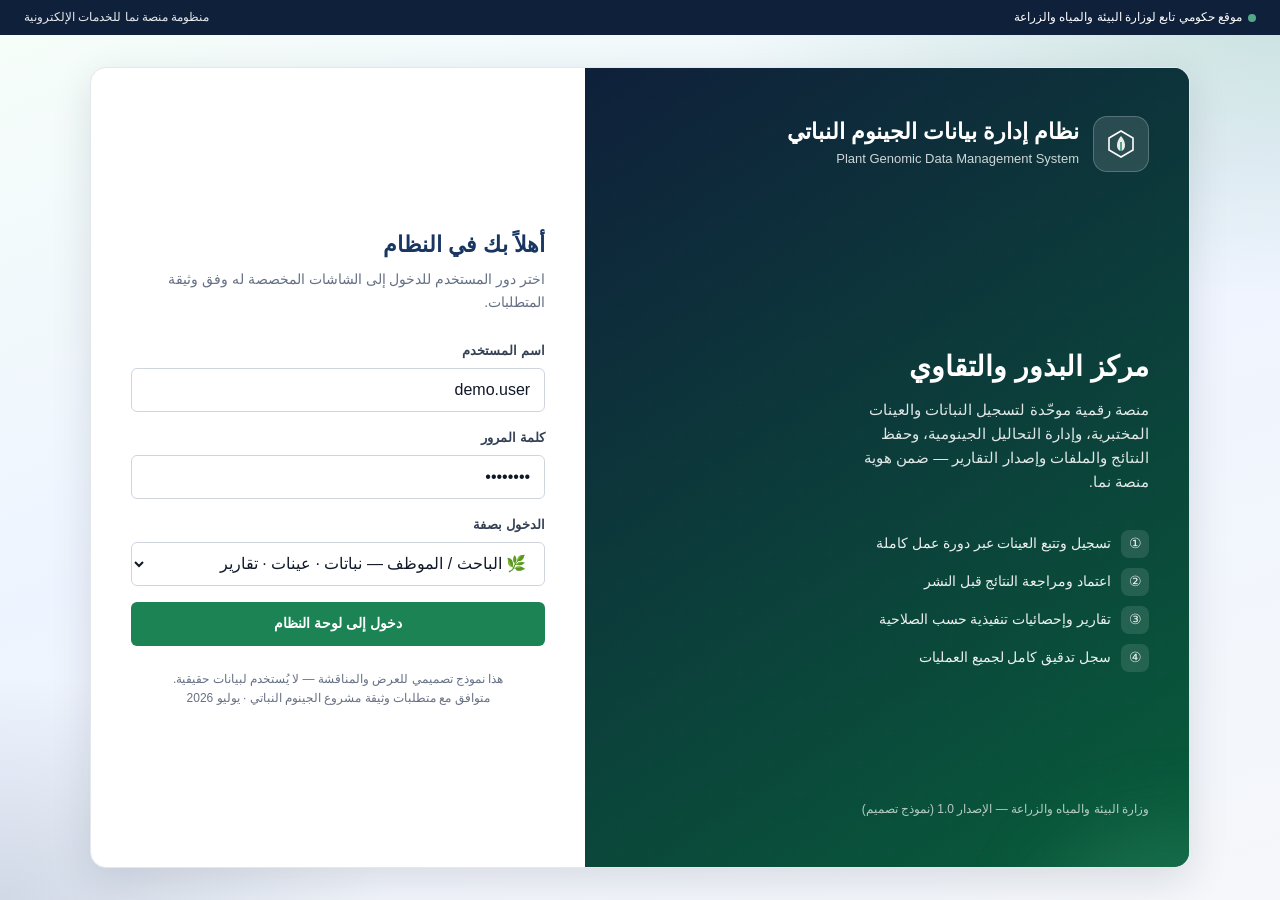
<file: index.html>
﻿<!DOCTYPE html>
<html lang="ar" dir="rtl">
<head>
  <meta charset="UTF-8" />
  <meta name="viewport" content="width=device-width, initial-scale=1.0" />
  <title>تسجيل الدخول | نظام إدارة بيانات الجينوم النباتي — PGDMS</title>
  <style>
/* =========================================================
   PGDMS ? Plant Genomic Data Management System
   ???? ??????? ?? ???? ??? / ????? ?????? ??????? ????????
   ========================================================= */

:root {
  /* ????? ??? ???????? */
  --mewa-green: #1b8354;
  --mewa-green-dark: #067647;
  --mewa-green-deep: #085d3a;
  --mewa-green-light: #5ab891;
  --mewa-green-soft: #e5f4e6;
  --mewa-green-mist: #f6fef9;
  --mewa-navy: #193661;
  --mewa-navy-deep: #0f203a;
  --mewa-blue: #026aa2;
  --mewa-sky: #eef4ff;

  /* ????? */
  --success: #079455;
  --warning: #dc6803;
  --danger: #d92d20;
  --info: #026aa2;
  --pending: #b54708;

  /* ??????? */
  --ink: #101828;
  --ink-2: #344054;
  --muted: #667085;
  --line: #e4e7ec;
  --line-strong: #d0d5dd;
  --surface: #ffffff;
  --canvas: #f5f7fa;
  --sidebar: #0f203a;

  /* ???? */
  --shadow-sm: 0 1px 2px rgba(16, 24, 40, 0.06);
  --shadow: 0 4px 16px rgba(16, 24, 40, 0.08);
  --shadow-lg: 0 12px 40px rgba(16, 24, 40, 0.12);

  /* ????? */
  --radius: 10px;
  --radius-sm: 6px;
  --radius-lg: 16px;
  --sidebar-w: 280px;
  --header-h: 64px;
  --font: "Segoe UI", Tahoma, "Arial Unicode MS", sans-serif;
  --transition: 180ms ease;
}

*,
*::before,
*::after {
  box-sizing: border-box;
  margin: 0;
  padding: 0;
}

html {
  scroll-behavior: smooth;
}

body {
  font-family: var(--font);
  background: var(--canvas);
  color: var(--ink);
  line-height: 1.6;
  min-height: 100vh;
  direction: rtl;
  -webkit-font-smoothing: antialiased;
}

a {
  color: inherit;
  text-decoration: none;
}

button,
input,
select,
textarea {
  font: inherit;
}

img {
  max-width: 100%;
  display: block;
}

/* ---------- ???? ?????? ???????? ---------- */
.gov-bar {
  background: var(--mewa-navy-deep);
  color: #fff;
  font-size: 12px;
  padding: 8px 24px;
  display: flex;
  align-items: center;
  justify-content: space-between;
  gap: 16px;
}

.gov-bar span {
  opacity: 0.9;
}

.gov-bar .badge-sa {
  display: inline-flex;
  align-items: center;
  gap: 6px;
}

.gov-bar .dot {
  width: 8px;
  height: 8px;
  border-radius: 50%;
  background: var(--mewa-green-light);
}

/* ---------- ???? ?????? ---------- */
.login-page {
  min-height: 100vh;
  display: grid;
  grid-template-rows: auto 1fr;
  background:
    radial-gradient(ellipse 80% 60% at 100% 0%, rgba(27, 131, 84, 0.18), transparent 55%),
    radial-gradient(ellipse 60% 50% at 0% 100%, rgba(25, 54, 97, 0.15), transparent 50%),
    linear-gradient(160deg, #f6fef9 0%, #eef4ff 45%, #f5f7fa 100%);
}

.login-wrap {
  display: grid;
  grid-template-columns: 1.1fr 0.9fr;
  gap: 0;
  max-width: 1100px;
  width: min(1100px, 94vw);
  margin: 32px auto;
  background: var(--surface);
  border-radius: var(--radius-lg);
  overflow: hidden;
  box-shadow: var(--shadow-lg);
  border: 1px solid var(--line);
  min-height: 620px;
}

.login-brand {
  background:
    linear-gradient(145deg, rgba(15, 32, 58, 0.92), rgba(8, 93, 58, 0.85)),
    url("data:image/svg+xml,%3Csvg width='60' height='60' viewBox='0 0 60 60' xmlns='http://www.w3.org/2000/svg'%3E%3Cg fill='none' fill-rule='evenodd'%3E%3Cg fill='%23ffffff' fill-opacity='0.04'%3E%3Cpath d='M36 34v-4h-2v4h-4v2h4v4h2v-4h4v-2h-4zm0-30V0h-2v4h-4v2h4v4h2V6h4V4h-4zM6 34v-4H4v4H0v2h4v4h2v-4h4v-2H6zM6 4V0H4v4H0v2h4v4h2V6h4V4H6z'/%3E%3C/g%3E%3C/g%3E%3C/svg%3E"),
    linear-gradient(160deg, #0f203a, #085d3a);
  color: #fff;
  padding: 48px 40px;
  display: flex;
  flex-direction: column;
  justify-content: space-between;
  position: relative;
}

.login-brand::after {
  content: "";
  position: absolute;
  inset: auto -20% -30% auto;
  width: 280px;
  height: 280px;
  border-radius: 50%;
  background: rgba(90, 184, 145, 0.2);
  filter: blur(40px);
}

.brand-mark {
  display: flex;
  align-items: center;
  gap: 14px;
  position: relative;
  z-index: 1;
}

.brand-mark .logo-mark {
  width: 56px;
  height: 56px;
  border-radius: 14px;
  background: rgba(255, 255, 255, 0.12);
  border: 1px solid rgba(255, 255, 255, 0.22);
  display: grid;
  place-items: center;
  backdrop-filter: blur(8px);
}

.brand-mark .logo-mark svg {
  width: 32px;
  height: 32px;
}

.brand-mark h1 {
  font-size: 22px;
  font-weight: 700;
  line-height: 1.3;
}

.brand-mark p {
  font-size: 13px;
  opacity: 0.8;
  margin-top: 2px;
}

.login-hero-copy {
  position: relative;
  z-index: 1;
  margin-top: 48px;
}

.login-hero-copy h2 {
  font-size: 28px;
  font-weight: 700;
  line-height: 1.35;
  margin-bottom: 12px;
}

.login-hero-copy p {
  font-size: 15px;
  opacity: 0.88;
  max-width: 36ch;
}

.login-features {
  position: relative;
  z-index: 1;
  display: grid;
  gap: 10px;
  margin-top: 36px;
}

.login-features li {
  list-style: none;
  display: flex;
  align-items: center;
  gap: 10px;
  font-size: 13.5px;
  opacity: 0.92;
}

.login-features .ico {
  width: 28px;
  height: 28px;
  border-radius: 8px;
  background: rgba(255, 255, 255, 0.12);
  display: grid;
  place-items: center;
  flex-shrink: 0;
}

.login-panel {
  padding: 48px 40px;
  display: flex;
  flex-direction: column;
  justify-content: center;
}

.login-panel h3 {
  font-size: 22px;
  color: var(--mewa-navy);
  margin-bottom: 6px;
}

.login-panel .sub {
  color: var(--muted);
  font-size: 14px;
  margin-bottom: 28px;
}

.form-group {
  margin-bottom: 16px;
}

.form-group label {
  display: block;
  font-size: 13px;
  font-weight: 600;
  color: var(--ink-2);
  margin-bottom: 6px;
}

.form-control {
  width: 100%;
  height: 44px;
  border: 1px solid var(--line-strong);
  border-radius: var(--radius-sm);
  padding: 0 14px;
  background: #fff;
  color: var(--ink);
  transition: border-color var(--transition), box-shadow var(--transition);
}

.form-control:focus {
  outline: none;
  border-color: var(--mewa-green);
  box-shadow: 0 0 0 3px rgba(27, 131, 84, 0.15);
}

textarea.form-control {
  height: auto;
  min-height: 96px;
  padding: 12px 14px;
  resize: vertical;
}

.role-grid {
  display: grid;
  grid-template-columns: 1fr 1fr;
  gap: 10px;
  margin-bottom: 20px;
}

.role-card {
  border: 1.5px solid var(--line);
  border-radius: var(--radius);
  padding: 14px 12px;
  cursor: pointer;
  background: #fff;
  text-align: center;
  transition: all var(--transition);
  position: relative;
}

.role-card:hover {
  border-color: var(--mewa-green-light);
  background: var(--mewa-green-mist);
}

.role-card.active {
  border-color: var(--mewa-green);
  background: var(--mewa-green-soft);
  box-shadow: 0 0 0 3px rgba(27, 131, 84, 0.12);
}

.role-card input {
  position: absolute;
  opacity: 0;
  pointer-events: none;
}

.role-card .role-icon {
  font-size: 22px;
  margin-bottom: 6px;
  color: var(--mewa-green);
}

.role-card strong {
  display: block;
  font-size: 13px;
  color: var(--mewa-navy);
}

.role-card small {
  font-size: 11px;
  color: var(--muted);
}

.btn {
  display: inline-flex;
  align-items: center;
  justify-content: center;
  gap: 8px;
  height: 44px;
  padding: 0 20px;
  border-radius: var(--radius-sm);
  border: 1px solid transparent;
  font-weight: 600;
  font-size: 14px;
  cursor: pointer;
  transition: all var(--transition);
  white-space: nowrap;
}

.btn:disabled {
  opacity: 0.55;
  cursor: not-allowed;
}

.btn-primary {
  background: var(--mewa-green);
  color: #fff;
}

.btn-primary:hover:not(:disabled) {
  background: var(--mewa-green-dark);
}

.btn-navy {
  background: var(--mewa-navy);
  color: #fff;
}

.btn-navy:hover:not(:disabled) {
  background: var(--mewa-navy-deep);
}

.btn-outline {
  background: #fff;
  border-color: var(--line-strong);
  color: var(--ink-2);
}

.btn-outline:hover:not(:disabled) {
  border-color: var(--mewa-green);
  color: var(--mewa-green);
  background: var(--mewa-green-mist);
}

.btn-ghost {
  background: transparent;
  color: var(--ink-2);
}

.btn-ghost:hover {
  background: var(--canvas);
}

.btn-danger {
  background: var(--danger);
  color: #fff;
}

.btn-warning {
  background: var(--warning);
  color: #fff;
}

.btn-sm {
  height: 34px;
  padding: 0 12px;
  font-size: 13px;
}

.btn-block {
  width: 100%;
}

.login-foot {
  margin-top: 24px;
  text-align: center;
  font-size: 12px;
  color: var(--muted);
}

/* ---------- ???? ??????? ---------- */
.app-shell {
  min-height: 100vh;
  display: grid;
  grid-template-columns: var(--sidebar-w) 1fr;
  grid-template-rows: auto var(--header-h) 1fr;
}

.app-shell .gov-bar {
  grid-column: 1 / -1;
}

.sidebar {
  grid-row: 2 / -1;
  background: var(--sidebar);
  color: #fff;
  display: flex;
  flex-direction: column;
  position: sticky;
  top: 0;
  height: calc(100vh - 32px);
  overflow-y: auto;
}

.sidebar-brand {
  padding: 20px 18px;
  border-bottom: 1px solid rgba(255, 255, 255, 0.08);
  display: flex;
  align-items: center;
  gap: 12px;
}

.sidebar-brand .mark {
  width: 42px;
  height: 42px;
  border-radius: 10px;
  background: linear-gradient(135deg, var(--mewa-green), var(--mewa-green-light));
  display: grid;
  place-items: center;
  flex-shrink: 0;
}

.sidebar-brand .mark svg {
  width: 24px;
  height: 24px;
}

.sidebar-brand h1 {
  font-size: 14px;
  font-weight: 700;
  line-height: 1.35;
}

.sidebar-brand small {
  display: block;
  font-size: 11px;
  opacity: 0.65;
  margin-top: 2px;
}

.sidebar-nav {
  padding: 16px 12px;
  display: flex;
  flex-direction: column;
  gap: 4px;
  flex: 1;
}

.nav-section {
  font-size: 11px;
  text-transform: uppercase;
  letter-spacing: 0.04em;
  color: rgba(255, 255, 255, 0.4);
  padding: 12px 12px 6px;
  font-weight: 600;
}

.nav-item {
  display: flex;
  align-items: center;
  gap: 10px;
  padding: 10px 12px;
  border-radius: 8px;
  color: rgba(255, 255, 255, 0.78);
  font-size: 13.5px;
  cursor: pointer;
  border: none;
  background: transparent;
  width: 100%;
  text-align: right;
  transition: all var(--transition);
}

.nav-item:hover {
  background: rgba(255, 255, 255, 0.06);
  color: #fff;
}

.nav-item.active {
  background: rgba(27, 131, 84, 0.35);
  color: #fff;
  box-shadow: inset 3px 0 0 var(--mewa-green-light);
}

.nav-item .ni {
  width: 20px;
  text-align: center;
  opacity: 0.9;
}

.sidebar-user {
  padding: 16px;
  border-top: 1px solid rgba(255, 255, 255, 0.08);
  display: flex;
  align-items: center;
  gap: 10px;
}

.avatar {
  width: 40px;
  height: 40px;
  border-radius: 50%;
  background: linear-gradient(135deg, var(--mewa-green), var(--mewa-blue));
  display: grid;
  place-items: center;
  font-weight: 700;
  font-size: 14px;
  flex-shrink: 0;
}

.sidebar-user .meta strong {
  display: block;
  font-size: 13px;
}

.sidebar-user .meta small {
  font-size: 11px;
  opacity: 0.65;
}

.topbar {
  grid-column: 2;
  background: var(--surface);
  border-bottom: 1px solid var(--line);
  display: flex;
  align-items: center;
  justify-content: space-between;
  padding: 0 28px;
  gap: 16px;
  position: sticky;
  top: 0;
  z-index: 20;
  height: var(--header-h);
}

.topbar-title h2 {
  font-size: 17px;
  color: var(--mewa-navy);
  font-weight: 700;
}

.topbar-title p {
  font-size: 12px;
  color: var(--muted);
}

.topbar-actions {
  display: flex;
  align-items: center;
  gap: 10px;
}

.role-chip {
  display: inline-flex;
  align-items: center;
  gap: 6px;
  background: var(--mewa-green-soft);
  color: var(--mewa-green-deep);
  border: 1px solid #b8eacb;
  padding: 6px 12px;
  border-radius: 999px;
  font-size: 12px;
  font-weight: 600;
}

.main {
  grid-column: 2;
  padding: 24px 28px 40px;
  min-width: 0;
}

.view {
  display: none;
  animation: fadeIn 0.25s ease;
}

.view.active {
  display: block;
}

@keyframes fadeIn {
  from {
    opacity: 0;
    transform: translateY(6px);
  }
  to {
    opacity: 1;
    transform: none;
  }
}

/* ---------- ?????? ??????? ---------- */
.page-head {
  display: flex;
  align-items: flex-start;
  justify-content: space-between;
  gap: 16px;
  margin-bottom: 22px;
  flex-wrap: wrap;
}

.page-head h3 {
  font-size: 20px;
  color: var(--mewa-navy);
}

.page-head p {
  color: var(--muted);
  font-size: 13.5px;
  margin-top: 4px;
}

.kpi-grid {
  display: grid;
  grid-template-columns: repeat(4, 1fr);
  gap: 16px;
  margin-bottom: 22px;
}

.kpi {
  background: var(--surface);
  border: 1px solid var(--line);
  border-radius: var(--radius);
  padding: 18px 18px 16px;
  position: relative;
  overflow: hidden;
  box-shadow: var(--shadow-sm);
}

.kpi::before {
  content: "";
  position: absolute;
  top: 0;
  inset-inline-start: 0;
  width: 4px;
  height: 100%;
  background: var(--mewa-green);
}

.kpi.navy::before {
  background: var(--mewa-navy);
}

.kpi.warn::before {
  background: var(--warning);
}

.kpi.info::before {
  background: var(--info);
}

.kpi .label {
  font-size: 12.5px;
  color: var(--muted);
  margin-bottom: 8px;
}

.kpi .value {
  font-size: 28px;
  font-weight: 700;
  color: var(--mewa-navy);
  line-height: 1;
}

.kpi .trend {
  margin-top: 10px;
  font-size: 12px;
  color: var(--success);
  display: flex;
  align-items: center;
  gap: 4px;
}

.panel {
  background: var(--surface);
  border: 1px solid var(--line);
  border-radius: var(--radius);
  box-shadow: var(--shadow-sm);
  margin-bottom: 18px;
}

.panel-header {
  display: flex;
  align-items: center;
  justify-content: space-between;
  gap: 12px;
  padding: 14px 18px;
  border-bottom: 1px solid var(--line);
  flex-wrap: wrap;
}

.panel-header h4 {
  font-size: 15px;
  color: var(--mewa-navy);
}

.panel-body {
  padding: 18px;
}

.grid-2 {
  display: grid;
  grid-template-columns: 1fr 1fr;
  gap: 16px;
}

.grid-3 {
  display: grid;
  grid-template-columns: 1fr 1fr 1fr;
  gap: 16px;
}

.grid-12 {
  display: grid;
  grid-template-columns: repeat(12, 1fr);
  gap: 16px;
}

.col-4 {
  grid-column: span 4;
}
.col-6 {
  grid-column: span 6;
}
.col-8 {
  grid-column: span 8;
}
.col-12 {
  grid-column: span 12;
}

.table-wrap {
  overflow-x: auto;
}

table.data {
  width: 100%;
  border-collapse: collapse;
  font-size: 13.5px;
}

table.data th,
table.data td {
  padding: 12px 14px;
  text-align: right;
  border-bottom: 1px solid var(--line);
  white-space: nowrap;
}

table.data th {
  background: #f8fafc;
  color: var(--muted);
  font-weight: 600;
  font-size: 12px;
}

table.data tbody tr:hover {
  background: var(--mewa-green-mist);
}

table.data tr:last-child td {
  border-bottom: none;
}

.badge {
  display: inline-flex;
  align-items: center;
  gap: 4px;
  padding: 3px 10px;
  border-radius: 999px;
  font-size: 11.5px;
  font-weight: 600;
  line-height: 1.6;
}

.badge-green {
  background: #dcfae6;
  color: #067647;
}
.badge-blue {
  background: #e0f2fe;
  color: #026aa2;
}
.badge-amber {
  background: #fef0c7;
  color: #b54708;
}
.badge-red {
  background: #fee4e2;
  color: #b42318;
}
.badge-gray {
  background: #f2f4f7;
  color: #475467;
}
.badge-purple {
  background: #ebe9fe;
  color: #5925dc;
}

.status-flow {
  display: flex;
  align-items: center;
  gap: 0;
  flex-wrap: wrap;
  margin-bottom: 20px;
  padding: 16px;
  background: var(--surface);
  border: 1px solid var(--line);
  border-radius: var(--radius);
  overflow-x: auto;
}

.status-step {
  display: flex;
  align-items: center;
  gap: 8px;
  font-size: 12px;
  color: var(--muted);
  white-space: nowrap;
}

.status-step .num {
  width: 26px;
  height: 26px;
  border-radius: 50%;
  border: 2px solid var(--line-strong);
  display: grid;
  place-items: center;
  font-weight: 700;
  font-size: 11px;
  background: #fff;
}

.status-step.done {
  color: var(--mewa-green-deep);
}
.status-step.done .num {
  background: var(--mewa-green);
  border-color: var(--mewa-green);
  color: #fff;
}
.status-step.current {
  color: var(--mewa-navy);
  font-weight: 700;
}
.status-step.current .num {
  border-color: var(--mewa-navy);
  color: var(--mewa-navy);
  box-shadow: 0 0 0 3px rgba(25, 54, 97, 0.12);
}

.status-step .sep {
  width: 28px;
  height: 2px;
  background: var(--line);
  margin: 0 6px;
}

.status-step.done + .status-step .sep,
.status-step.done .sep {
  background: var(--mewa-green-light);
}

.filters {
  display: flex;
  flex-wrap: wrap;
  gap: 10px;
  align-items: flex-end;
  margin-bottom: 16px;
}

.filters .form-group {
  margin: 0;
  min-width: 160px;
  flex: 1;
}

.filters .form-control {
  height: 38px;
}

.upload-zone {
  border: 2px dashed var(--line-strong);
  border-radius: var(--radius);
  padding: 32px 20px;
  text-align: center;
  background: var(--mewa-green-mist);
  cursor: pointer;
  transition: all var(--transition);
}

.upload-zone:hover {
  border-color: var(--mewa-green);
  background: var(--mewa-green-soft);
}

.upload-zone strong {
  display: block;
  color: var(--mewa-navy);
  margin: 8px 0 4px;
}

.upload-zone p {
  font-size: 12.5px;
  color: var(--muted);
}

.file-list {
  margin-top: 14px;
  display: grid;
  gap: 8px;
}

.file-row {
  display: flex;
  align-items: center;
  justify-content: space-between;
  gap: 12px;
  padding: 10px 12px;
  background: #fff;
  border: 1px solid var(--line);
  border-radius: var(--radius-sm);
  font-size: 13px;
}

.file-row .left {
  display: flex;
  align-items: center;
  gap: 10px;
  min-width: 0;
}

.file-ico {
  width: 36px;
  height: 36px;
  border-radius: 8px;
  background: var(--mewa-sky);
  color: var(--mewa-blue);
  display: grid;
  place-items: center;
  font-size: 11px;
  font-weight: 700;
  flex-shrink: 0;
}

.approval-card {
  border: 1px solid var(--line);
  border-radius: var(--radius);
  padding: 16px;
  background: #fff;
  display: grid;
  gap: 12px;
}

.approval-card.pending {
  border-inline-start: 4px solid var(--warning);
}

.approval-meta {
  display: flex;
  flex-wrap: wrap;
  gap: 8px 16px;
  font-size: 13px;
  color: var(--muted);
}

.approval-actions {
  display: flex;
  gap: 8px;
  flex-wrap: wrap;
}

.chart-bars {
  display: flex;
  align-items: flex-end;
  gap: 10px;
  height: 180px;
  padding-top: 10px;
}

.chart-bars .bar-wrap {
  flex: 1;
  display: flex;
  flex-direction: column;
  align-items: center;
  height: 100%;
  justify-content: flex-end;
  gap: 6px;
}

.chart-bars .bar {
  width: 100%;
  max-width: 42px;
  border-radius: 6px 6px 2px 2px;
  background: linear-gradient(180deg, var(--mewa-green-light), var(--mewa-green));
  transition: height 0.4s ease;
}

.chart-bars .bar-wrap span {
  font-size: 11px;
  color: var(--muted);
  text-align: center;
}

.donut-legend {
  display: grid;
  gap: 10px;
  margin-top: 8px;
}

.donut-legend .row {
  display: flex;
  align-items: center;
  justify-content: space-between;
  font-size: 13px;
}

.donut-legend .dot {
  width: 10px;
  height: 10px;
  border-radius: 50%;
  display: inline-block;
  margin-left: 8px;
}

/* ---------- ???? ????? ?????? ??? ??????? ---------- */
.map-picker {
  border: 1px solid var(--line);
  border-radius: var(--radius);
  overflow: hidden;
  background: #fff;
}

.map-toolbar {
  display: flex;
  align-items: center;
  gap: 12px;
  flex-wrap: wrap;
  padding: 10px 14px;
  border-bottom: 1px solid var(--line);
  background: var(--mewa-green-mist);
}

.map-canvas {
  width: 100%;
  height: 280px;
  background: #eef2f6;
  position: relative;
  z-index: 0;
}

.map-canvas .leaflet-marker-icon.map-pin {
  filter: drop-shadow(0 3px 6px rgba(16, 24, 40, 0.3));
}

.map-coords {
  display: grid;
  grid-template-columns: 1fr 1fr 1.4fr;
  gap: 12px;
  padding: 14px;
  background: #fafbfc;
}

.map-coords .meta-label {
  display: block;
  font-size: 11.5px;
  color: var(--muted);
  margin-bottom: 5px;
}

.map-coords .form-control {
  height: 38px;
  background: #fff;
}

@media (max-width: 700px) {
  .map-coords {
    grid-template-columns: 1fr;
  }
}

/* ---------- ????? ?????? ???????? (Modal) ---------- */
.modal-overlay {
  display: none;
  position: fixed;
  inset: 0;
  background: rgba(16, 24, 40, 0.55);
  z-index: 200;
  align-items: center;
  justify-content: center;
  padding: 20px;
}

.modal-overlay.show {
  display: flex;
}

.modal {
  background: var(--surface);
  border-radius: var(--radius-lg);
  width: min(640px, 100%);
  max-height: 90vh;
  overflow-y: auto;
  box-shadow: var(--shadow-lg);
  animation: modalIn 0.2s ease;
}

@keyframes modalIn {
  from {
    opacity: 0;
    transform: translateY(12px) scale(0.98);
  }
  to {
    opacity: 1;
    transform: none;
  }
}

.modal-header {
  display: flex;
  align-items: flex-start;
  justify-content: space-between;
  gap: 12px;
  padding: 18px 22px;
  border-bottom: 1px solid var(--line);
  position: sticky;
  top: 0;
  background: var(--surface);
}

.modal-header h4 {
  font-size: 16px;
  color: var(--mewa-navy);
}

.modal-close {
  width: 32px;
  height: 32px;
  border-radius: 8px;
  border: 1px solid var(--line);
  background: #fff;
  color: var(--muted);
  font-size: 18px;
  line-height: 1;
  cursor: pointer;
  flex-shrink: 0;
}

.modal-close:hover {
  background: var(--canvas);
  color: var(--ink);
}

/* ---------- ????? ????? ???????? ---------- */
.edit-menu {
  position: relative;
  display: inline-block;
}

.edit-menu-panel {
  display: none;
  position: absolute;
  top: calc(100% + 4px);
  left: 0;
  min-width: 210px;
  background: var(--surface);
  border: 1px solid var(--line);
  border-radius: var(--radius-sm);
  box-shadow: var(--shadow-lg);
  z-index: 40;
  padding: 6px;
}

.edit-menu.open .edit-menu-panel {
  display: block;
}

.edit-menu-panel button {
  display: block;
  width: 100%;
  text-align: right;
  border: 0;
  background: transparent;
  padding: 9px 12px;
  border-radius: 8px;
  font-size: 13px;
  color: var(--ink);
  cursor: pointer;
}

.edit-menu-panel button:hover {
  background: var(--canvas);
  color: var(--mewa-navy);
}

/* ---------- ??????? ??????? ---------- */
.perm-list {
  display: flex;
  flex-direction: column;
  gap: 8px;
  max-height: 340px;
  overflow-y: auto;
  padding: 2px;
}

.perm-item {
  display: flex;
  align-items: center;
  gap: 12px;
  padding: 12px 14px;
  border: 1px solid var(--line);
  border-radius: var(--radius-sm);
  background: #fff;
  cursor: pointer;
  transition: border-color 0.15s ease, background 0.15s ease;
}

.perm-item:hover {
  border-color: #b8c4ce;
}

.perm-item.is-allowed {
  background: #f3faf6;
  border-color: #abefc6;
}

.perm-item.is-denied {
  background: #fef6f5;
  border-color: #fecdca;
}

.perm-item input[type="checkbox"] {
  width: 18px;
  height: 18px;
  accent-color: var(--nama-primary, #1b8354);
  flex-shrink: 0;
  cursor: pointer;
}

.perm-item-text {
  flex: 1;
  display: flex;
  flex-direction: column;
  gap: 2px;
  min-width: 0;
}

.perm-item-text strong {
  font-size: 13.5px;
  color: var(--ink);
  font-weight: 600;
}

.perm-item-text small {
  font-size: 12px;
  color: var(--muted);
}

.perm-item-state {
  font-size: 12px;
  font-weight: 600;
  padding: 3px 8px;
  border-radius: 999px;
  flex-shrink: 0;
}

.perm-item.is-allowed .perm-item-state {
  color: #b42318;
  background: #fee4e2;
}

.perm-item.is-denied .perm-item-state {
  color: #067647;
  background: #dcfae6;
}

.perm-cell.allowed {
  color: #067647;
  font-weight: 700;
}

.perm-cell.denied {
  color: var(--muted);
}

.modal-body {
  padding: 20px 22px;
}

.modal-body .meta-label {
  display: block;
  font-size: 11.5px;
  color: var(--muted);
  margin-bottom: 4px;
}

.modal-footer {
  display: flex;
  justify-content: flex-end;
  gap: 8px;
  padding: 16px 22px;
  border-top: 1px solid var(--line);
  position: sticky;
  bottom: 0;
  background: var(--surface);
  flex-wrap: wrap;
}

@media (max-width: 560px) {
  .modal-footer {
    justify-content: stretch;
  }
  .modal-footer .btn {
    flex: 1;
  }
}

.toast {
  position: fixed;
  bottom: 24px;
  left: 24px;
  background: var(--mewa-navy);
  color: #fff;
  padding: 12px 18px;
  border-radius: var(--radius);
  box-shadow: var(--shadow-lg);
  font-size: 13.5px;
  z-index: 100;
  transform: translateY(100px);
  opacity: 0;
  transition: all 0.3s ease;
  max-width: 360px;
}

.toast.show {
  transform: none;
  opacity: 1;
}

.toast.success {
  background: var(--mewa-green-deep);
}

.empty-state {
  text-align: center;
  padding: 40px 20px;
  color: var(--muted);
}

.tabs {
  display: flex;
  gap: 4px;
  border-bottom: 1px solid var(--line);
  margin-bottom: 18px;
  overflow-x: auto;
}

.tab {
  padding: 10px 16px;
  border: none;
  background: transparent;
  color: var(--muted);
  font-weight: 600;
  font-size: 13.5px;
  cursor: pointer;
  border-bottom: 2px solid transparent;
  margin-bottom: -1px;
  white-space: nowrap;
}

.tab:hover {
  color: var(--mewa-navy);
}

.tab.active {
  color: var(--mewa-green);
  border-bottom-color: var(--mewa-green);
}

.help-text {
  font-size: 12px;
  color: var(--muted);
  margin-top: 4px;
}

.divider {
  height: 1px;
  background: var(--line);
  margin: 18px 0;
}

.mobile-toggle {
  display: none;
  width: 40px;
  height: 40px;
  border: 1px solid var(--line);
  border-radius: 8px;
  background: #fff;
  cursor: pointer;
  align-items: center;
  justify-content: center;
}

.overlay {
  display: none;
  position: fixed;
  inset: 0;
  background: rgba(16, 24, 40, 0.4);
  z-index: 40;
}

.overlay.show {
  display: block;
}

/* ---------- ????? ???????? ---------- */
@media print {
  .gov-bar,
  .sidebar,
  .topbar,
  .no-print {
    display: none !important;
  }
  .app-shell {
    display: block;
  }
  .main {
    padding: 0;
  }
  .panel {
    box-shadow: none;
    break-inside: avoid;
  }
}

/* ---------- ??????? ---------- */
@media (max-width: 1100px) {
  .kpi-grid {
    grid-template-columns: repeat(2, 1fr);
  }
  .login-wrap {
    grid-template-columns: 1fr;
  }
  .login-brand {
    min-height: 260px;
  }
}

@media (max-width: 900px) {
  .app-shell {
    grid-template-columns: 1fr;
  }
  .sidebar {
    position: fixed;
    inset: 32px auto 0 0;
    width: var(--sidebar-w);
    height: calc(100vh - 32px);
    z-index: 50;
    transform: translateX(-100%);
    transition: transform 0.25s ease;
  }
  [dir="rtl"] .sidebar {
    inset: 32px 0 0 auto;
    transform: translateX(100%);
  }
  .sidebar.open {
    transform: none;
  }
  .topbar,
  .main {
    grid-column: 1;
  }
  .mobile-toggle {
    display: inline-flex;
  }
  .grid-2,
  .grid-3,
  .grid-12 {
    grid-template-columns: 1fr;
  }
  .col-4,
  .col-6,
  .col-8,
  .col-12 {
    grid-column: span 1;
  }
  .role-grid {
    grid-template-columns: 1fr;
  }
}

@media (max-width: 560px) {
  .kpi-grid {
    grid-template-columns: 1fr;
  }
  .main {
    padding: 16px;
  }
  .login-panel,
  .login-brand {
    padding: 28px 22px;
  }
}

/* =========================================================
   Seed Center Dashboard ? admin role (seed.embryo.sa)
   ========================================================= */
.seed-dash {
  display: flex;
  flex-direction: column;
  gap: 18px;
}

.seed-hero {
  position: relative;
  overflow: hidden;
  padding: 28px 28px 24px;
  border-radius: 16px;
  color: #fff;
  background-color: #0b5f3a;
  background-image:
    url("data:image/svg+xml,%3Csvg xmlns='http://www.w3.org/2000/svg' width='800' height='400' viewBox='0 0 800 400'%3E%3Cg fill='none' stroke='%231a7a4c' stroke-width='1.2' opacity='0.55'%3E%3Cpath d='M-20 80c80 20 120-30 200-10s140 50 220 20 140-60 220-30 140 70 220 40'/%3E%3Cpath d='M-40 140c90 10 130-40 210-15s150 55 230 25 130-55 210-25 150 65 230 35'/%3E%3Cpath d='M-30 200c100 0 140-35 220-10s140 45 230 20 140-50 220-20 150 55 230 30'/%3E%3Cpath d='M-50 260c110 15 150-25 240 0s160 40 250 15 150-45 240-15 160 50 250 25'/%3E%3Cpath d='M-20 320c90-10 140 20 220 5s150-35 230-10 140 40 220 15 150-30 230-5'/%3E%3Cpath d='M40 40c70 25 110-20 180 0s130 40 200 15 120-45 190-20 140 50 210 30'/%3E%3Cpath d='M100 360c80-15 130 10 200-5s140-30 210-10 130 35 200 10'/%3E%3C/g%3E%3C/svg%3E"),
    linear-gradient(135deg, #084a2e 0%, #0b5f3a 45%, #0f7346 100%);
  background-size: cover, cover;
  background-position: center;
  box-shadow: var(--shadow);
}

.seed-hero::before {
  content: "";
  position: absolute;
  inset: 0;
  background:
    radial-gradient(ellipse 70% 90% at 0% 100%, rgba(255, 255, 255, 0.06), transparent 55%),
    radial-gradient(ellipse 50% 80% at 100% 0%, rgba(0, 0, 0, 0.12), transparent 50%);
  pointer-events: none;
}

.seed-hero-inner {
  position: relative;
  z-index: 1;
  max-width: 920px;
}

.seed-kicker {
  font-size: 13px;
  font-weight: 500;
  opacity: 0.9;
  margin: 0 0 8px;
  letter-spacing: 0.01em;
}

.seed-hero h3 {
  font-size: clamp(22px, 2.4vw, 30px);
  font-weight: 700;
  margin: 0 0 12px;
  line-height: 1.35;
  color: #fff;
}

.seed-lead {
  max-width: 760px;
  font-size: 14px;
  line-height: 1.75;
  opacity: 0.92;
  margin: 0 0 18px;
}

.seed-hero-pills {
  display: flex;
  flex-wrap: wrap;
  gap: 10px;
}

.seed-hero-pill {
  display: inline-flex;
  align-items: center;
  gap: 8px;
  padding: 8px 14px;
  border-radius: 999px;
  background: rgba(255, 255, 255, 0.1);
  border: 1px solid rgba(255, 255, 255, 0.28);
  font-size: 12.5px;
  color: rgba(255, 255, 255, 0.95);
  backdrop-filter: blur(4px);
}

.seed-hero-pill svg {
  flex-shrink: 0;
  opacity: 0.95;
}

.seed-hero-pill strong {
  font-weight: 700;
  font-size: 13.5px;
  color: #fff;
}

.seed-kpi-grid {
  display: grid;
  grid-template-columns: repeat(4, 1fr);
  gap: 14px;
}

.seed-kpi {
  background: var(--surface);
  border: 1px solid var(--line);
  border-radius: var(--radius);
  padding: 16px 18px 18px;
  box-shadow: var(--shadow-sm);
}

.seed-kpi-top {
  display: flex;
  justify-content: space-between;
  align-items: center;
  margin-bottom: 14px;
}

.seed-trend {
  color: var(--success);
  font-size: 14px;
  font-weight: 700;
}

.seed-kpi-ico {
  width: 40px;
  height: 40px;
  border-radius: 50%;
  display: inline-flex;
  align-items: center;
  justify-content: center;
  font-size: 18px;
}

.seed-kpi-ico.green { background: #e8f7ef; }
.seed-kpi-ico.amber { background: #fef7e6; }
.seed-kpi-ico.red { background: #fdecec; }
.seed-kpi-ico.brown { background: #f3ebe4; }

.seed-kpi-value {
  font-size: 30px;
  font-weight: 700;
  color: var(--ink);
  line-height: 1;
}

.seed-kpi-label {
  margin-top: 8px;
  font-size: 13px;
  color: var(--muted);
}

.seed-browse {
  display: flex;
  flex-direction: column;
  gap: 12px;
}

.seed-filter-bar {
  display: flex;
  align-items: center;
  justify-content: flex-start;
  gap: 12px;
  flex-wrap: wrap;
  margin-top: 0;
  padding: 10px 14px;
  border-radius: 12px;
  background: #f3f7f4;
  border: 1px solid #dce8e0;
}

.seed-filter-bar[hidden] {
  display: none !important;
}

.seed-filter-bar-main {
  display: flex;
  align-items: center;
  gap: 10px;
  flex-wrap: wrap;
  min-width: 0;
}

.seed-filter-label {
  display: inline-flex;
  align-items: center;
  gap: 6px;
  font-size: 13px;
  font-weight: 600;
  color: var(--ink-2);
  white-space: nowrap;
}

.seed-filter-ico {
  color: #1b8354;
  flex-shrink: 0;
}

.seed-filter-chips {
  display: flex;
  flex-wrap: wrap;
  gap: 8px;
  align-items: center;
}

.seed-filter-chip {
  display: inline-flex;
  align-items: center;
  gap: 6px;
  border: 0;
  border-radius: 999px;
  padding: 5px 10px 5px 8px;
  color: #fff;
  font-family: inherit;
  font-size: 12px;
  font-weight: 600;
  cursor: pointer;
  box-shadow: 0 1px 2px rgba(16, 24, 40, 0.12);
  transition: opacity var(--transition), transform var(--transition);
}

.seed-filter-chip:hover {
  opacity: 0.92;
  transform: translateY(-1px);
}

.seed-filter-chip-x {
  font-size: 14px;
  line-height: 1;
  font-weight: 700;
  opacity: 0.95;
}

.seed-filter-clear {
  display: inline-flex;
  align-items: center;
  gap: 4px;
  border: 0;
  background: transparent;
  color: #d92d20;
  font-family: inherit;
  font-size: 12.5px;
  font-weight: 700;
  cursor: pointer;
  padding: 4px 2px;
  white-space: nowrap;
}

.seed-filter-clear:hover {
  text-decoration: underline;
}

.seed-filter-clear span {
  font-size: 16px;
  line-height: 1;
}

.seed-cat-grid {
  display: grid;
  grid-template-columns: repeat(6, 1fr);
  gap: 12px;
}

.seed-cat {
  position: relative;
  background: var(--surface);
  border: 1.5px solid var(--line);
  border-radius: 14px;
  padding: 18px 12px 16px;
  text-align: center;
  cursor: pointer;
  transition: border-color var(--transition), box-shadow var(--transition), background var(--transition), transform var(--transition);
  font-family: inherit;
  color: inherit;
  box-shadow: var(--shadow-sm);
}

.seed-cat:hover {
  border-color: #9fd0b4;
  transform: translateY(-1px);
}

.seed-cat.active {
  background: #e8f5e9;
  border-color: #2e7d32;
  box-shadow: 0 0 0 3px rgba(46, 125, 50, 0.12);
}

.seed-cat.has-selection:not(.active) {
  background: #f3faf4;
  border-color: #5ab891;
}

.seed-cat-badge {
  position: absolute;
  top: 8px;
  inset-inline-start: 8px;
  min-width: 20px;
  height: 20px;
  padding: 0 5px;
  border-radius: 999px;
  background: #1b8354;
  color: #fff;
  font-size: 11px;
  font-weight: 700;
  display: inline-flex;
  align-items: center;
  justify-content: center;
  line-height: 1;
}

.seed-cat-ico {
  display: block;
  font-size: 30px;
  margin-bottom: 10px;
  line-height: 1;
}

.seed-cat strong {
  display: block;
  font-size: 14.5px;
  color: var(--ink);
}

.seed-cat small {
  display: inline-flex;
  align-items: center;
  justify-content: center;
  gap: 4px;
  margin-top: 6px;
  font-size: 12px;
  color: var(--muted);
}

.seed-cat.active small {
  color: #2e7d32;
  font-weight: 600;
}

.seed-cat-caret {
  font-size: 11px;
  line-height: 1;
}

.seed-cat-panel {
  background: transparent;
}

.seed-passport-filter {
  display: inline-flex;
  align-items: center;
  gap: 8px;
  margin: 2px 2px 12px;
  font-size: 12.5px;
  color: var(--muted);
  cursor: pointer;
  user-select: none;
}

.seed-passport-filter input {
  width: 15px;
  height: 15px;
  accent-color: var(--mewa-green);
  cursor: pointer;
}

.seed-subcrop-grid {
  display: grid;
  grid-template-columns: repeat(10, minmax(0, 1fr));
  gap: 8px;
  justify-items: stretch;
}

.seed-subcrop {
  display: flex;
  flex-direction: column;
  align-items: center;
  gap: 3px;
  width: 100%;
  background: var(--surface);
  border: 1.5px solid var(--line);
  border-radius: 10px;
  padding: 10px 4px 8px;
  cursor: pointer;
  font-family: inherit;
  color: inherit;
  box-shadow: var(--shadow-sm);
  transition: border-color var(--transition), box-shadow var(--transition), transform var(--transition);
  text-align: center;
  min-height: 0;
  box-sizing: border-box;
}

.seed-subcrop:hover,
.seed-subcrop.active {
  border-color: var(--mewa-green);
  box-shadow: 0 0 0 3px rgba(27, 131, 84, 0.12);
  transform: translateY(-1px);
}

.seed-subcrop.is-dashed {
  border-style: dashed;
  border-color: #c5ccd6;
  background: #fcfcfd;
}

.seed-subcrop-ico {
  font-size: 16px;
  line-height: 1;
}

.seed-subcrop-name {
  font-size: 10px;
  font-weight: 600;
  color: var(--ink);
  line-height: 1.25;
}

.seed-subcrop.is-hot .seed-subcrop-value,
.seed-subcrop-value {
  font-size: 16px;
  font-weight: 700;
  line-height: 1;
  margin-top: 1px;
}

.seed-subcrop-status {
  font-size: 8.5px;
  color: var(--muted);
}

.seed-empty {
  grid-column: 1 / -1;
  margin: 0;
  padding: 18px;
  text-align: center;
  color: var(--muted);
  font-size: 13px;
  background: #fafbfc;
  border: 1px dashed var(--line);
  border-radius: 12px;
}

.seed-main-grid {
  display: grid;
  grid-template-columns: minmax(0, 1.65fr) minmax(300px, 0.85fr);
  gap: 16px;
  align-items: start;
}

.seed-side-stack {
  display: flex;
  flex-direction: column;
  gap: 12px;
  min-width: 0;
}

.seed-passport {
  margin-bottom: 0;
  transition: box-shadow 0.3s, border-color 0.3s;
}

.seed-passport.seed-pulse {
  border-color: var(--mewa-green);
  box-shadow: 0 0 0 3px rgba(27, 131, 84, 0.18), var(--shadow);
}

.seed-passport-head {
  padding: 12px 14px 0;
}

.seed-passport-head h4 {
  display: flex;
  align-items: center;
  gap: 6px;
  font-size: 13.5px;
  color: #0f6b5c;
  margin: 0 0 4px;
}

.seed-db-ico {
  font-size: 14px;
}

.seed-passport-head .seed-hint {
  margin-bottom: 0;
  font-size: 11px;
  line-height: 1.45;
}

.seed-hint {
  font-size: 12.5px;
  color: var(--muted);
  margin: 0 0 14px;
  line-height: 1.6;
}

.seed-passport-body {
  padding: 8px 14px 12px !important;
}

.seed-passport-total {
  display: flex;
  justify-content: space-between;
  align-items: baseline;
  padding: 2px 0 8px;
  margin-bottom: 2px;
  border-bottom: 1px solid var(--line);
}

.seed-passport-total span {
  font-size: 12px;
  color: var(--muted);
}

.seed-passport-total strong {
  font-size: 24px;
  font-weight: 700;
  color: #1b8354;
  line-height: 1;
}

.seed-crop-list {
  display: flex;
  flex-direction: column;
  gap: 0;
  max-height: none;
  overflow: visible;
  padding-inline-end: 0;
}

.seed-crop-item {
  width: 100%;
  text-align: start;
  background: transparent;
  border: 0;
  border-bottom: 1px solid #eef1f5;
  border-radius: 0;
  padding: 6px 2px;
  cursor: pointer;
  font-family: inherit;
  color: inherit;
  transition: background var(--transition);
}

.seed-crop-item:last-child {
  border-bottom: 0;
}

.seed-crop-item:hover,
.seed-crop-item.active {
  background: #f6fef9;
}

.seed-crop-row {
  display: grid;
  grid-template-columns: 1fr 72px;
  gap: 6px;
  align-items: start;
}

.seed-crop-metric {
  text-align: end;
}

.seed-crop-metric strong {
  display: block;
  font-size: 16px;
  font-weight: 700;
  line-height: 1.1;
}

.seed-crop-metric em {
  display: block;
  margin-top: 1px;
  font-size: 9px;
  font-style: italic;
  color: var(--muted);
  line-height: 1.25;
  word-break: break-word;
}

.seed-crop-info {
  min-width: 0;
}

.seed-crop-head {
  display: flex;
  justify-content: space-between;
  align-items: center;
  gap: 6px;
}

.seed-crop-name {
  display: inline-flex;
  align-items: center;
  gap: 4px;
  font-size: 11.5px;
  font-weight: 700;
  color: var(--ink);
}

.seed-crop-ico {
  font-size: 12px;
}

.seed-method {
  font-size: 9px;
  font-weight: 700;
  letter-spacing: 0.02em;
  color: #64748b;
  background: #f1f5f9;
  border-radius: 4px;
  padding: 1px 5px;
  flex-shrink: 0;
}

.seed-crop-saudi {
  margin-top: 2px;
  font-size: 13px;
  color: var(--muted);
}

.seed-crop-pct {
  font-size: 14px;
  font-weight: 700;
  color: var(--ink);
}

.seed-progress {
  margin-top: 4px;
  height: 4px;
  border-radius: 999px;
  background: #eef2f6;
  overflow: hidden;
}

.seed-progress span {
  display: block;
  height: 100%;
  border-radius: inherit;
}

.seed-side-stats {
  display: grid;
  grid-template-columns: 1fr 1fr;
  gap: 10px;
}

.seed-stat-card {
  display: flex;
  flex-direction: column;
  align-items: center;
  justify-content: center;
  gap: 4px;
  padding: 16px 10px;
  border-radius: 12px;
  border: 1px solid var(--line);
  text-align: center;
}

.seed-stat-card strong {
  font-size: 26px;
  font-weight: 700;
  line-height: 1;
}

.seed-stat-card span {
  font-size: 12.5px;
  color: var(--muted);
}

.seed-stat-card.regions {
  background: #f0f4f1;
  border-color: #d7e3db;
}

.seed-stat-card.regions strong {
  color: #1b8354;
}

.seed-stat-card.saudi {
  background: #f8f3e9;
  border-color: #e8dcc8;
}

.seed-stat-card.saudi strong {
  color: #3f3f46;
}

.seed-map-panel {
  overflow: hidden;
  margin-bottom: 0;
}

.seed-map-tabs {
  display: flex;
  gap: 0;
  border-bottom: 1px solid var(--line);
  background: #fafbfc;
}

.seed-map-tab {
  flex: 1;
  border: 0;
  background: transparent;
  padding: 14px 12px;
  font-family: inherit;
  font-size: 13.5px;
  font-weight: 600;
  color: var(--muted);
  cursor: pointer;
  border-bottom: 2px solid transparent;
  margin-bottom: -1px;
}

.seed-map-tab.active {
  color: var(--mewa-green-dark);
  border-bottom-color: var(--mewa-green);
  background: #fff;
}

.seed-map-title {
  font-size: 13.5px;
  color: var(--ink-2);
  margin: 0 0 6px;
  line-height: 1.6;
}

.seed-map-title strong {
  color: #1b8354;
}

.seed-map-legend {
  display: flex;
  flex-wrap: wrap;
  align-items: center;
  gap: 10px 14px;
  margin-top: 12px;
  padding: 10px 4px 2px;
}

.seed-legend-note {
  font-size: 12px;
  color: var(--muted);
  white-space: nowrap;
}

.seed-legend-item {
  display: inline-flex;
  align-items: center;
  gap: 6px;
  border: 0;
  background: transparent;
  padding: 2px 0;
  font-family: inherit;
  font-size: 12px;
  color: var(--ink-2);
  cursor: pointer;
  border-radius: 4px;
  transition: opacity var(--transition);
}

.seed-legend-item i {
  width: 9px;
  height: 9px;
  border-radius: 50%;
  flex-shrink: 0;
  display: inline-block;
}

.seed-legend-item:hover,
.seed-legend-item.active {
  color: var(--ink);
  font-weight: 600;
}

.seed-legend-item.active i {
  outline: 2px solid rgba(16, 24, 40, 0.2);
  outline-offset: 1px;
}

.seed-map-canvas {
  width: 100%;
  height: 460px;
  border-radius: 12px;
  border: 1px solid var(--line);
  overflow: hidden;
  background: #e8eef4;
  z-index: 0;
  position: relative;
}

.seed-map-svg {
  display: block;
  width: 100%;
  height: 100%;
}

.seed-map-popup {
  position: absolute;
  z-index: 5;
  min-width: 150px;
  max-width: 220px;
  padding: 10px 12px;
  border-radius: 10px;
  background: #fff;
  border: 1px solid var(--line);
  box-shadow: var(--shadow);
  font-size: 12px;
  line-height: 1.5;
  color: var(--ink-2);
  pointer-events: none;
}

.seed-map-popup strong {
  display: block;
  color: var(--ink);
  margin-bottom: 2px;
}

.seed-map-popup hr {
  margin: 6px 0;
  border: 0;
  border-top: 1px solid var(--line);
}

.sample-map-canvas {
  position: relative;
}

.sample-map-canvas .seed-map-svg {
  cursor: crosshair;
}

.sample-map-pin {
  cursor: grab;
}

.sample-map-pin.dragging {
  cursor: grabbing;
}

.seed-zone-grid {
  display: grid;
  grid-template-columns: repeat(3, 1fr);
  gap: 12px;
  padding: 4px;
  background: var(--mewa-green-mist);
  border-radius: 12px;
}

.seed-zone-row {
  display: flex;
  flex-direction: column;
  gap: 10px;
  width: 100%;
  padding: 14px 16px;
  border: 1px solid var(--line);
  border-radius: 12px;
  background: #fff;
  cursor: pointer;
  font-family: inherit;
  color: inherit;
  text-align: start;
  transition: border-color 0.15s, box-shadow 0.15s;
}

.seed-zone-row:hover,
.seed-zone-row.active {
  border-color: var(--mewa-green);
  box-shadow: var(--shadow-sm);
}

.seed-zone-top {
  display: flex;
  align-items: center;
  justify-content: space-between;
  gap: 8px;
}

.seed-zone-name {
  display: flex;
  align-items: center;
  gap: 6px;
  font-family: Georgia, "Times New Roman", serif;
  font-weight: 700;
  font-size: 16px;
  color: var(--mewa-green-deep);
}

.seed-zone-name i {
  font-style: normal;
  font-size: 13px;
}

.seed-zone-row .seed-zone-count {
  font-size: 17px;
  font-weight: 700;
  color: var(--ink);
}

.seed-zone-info {
  display: flex;
  align-items: center;
  justify-content: space-between;
  gap: 8px;
}

.seed-zone-info small {
  color: var(--muted);
  font-size: 12px;
}

.seed-zone-sub-count {
  font-weight: 700;
}

.seed-zone-bar {
  height: 4px;
  border-radius: 999px;
  background: #eef2f6;
  overflow: hidden;
}

.seed-zone-bar span {
  display: block;
  height: 100%;
  border-radius: inherit;
}

.seed-explore {
  margin-top: 8px;
  padding: 22px;
  border-radius: var(--radius-lg);
  background:
    linear-gradient(180deg, rgba(27, 131, 84, 0.06), transparent 40%),
    #f5f7fa;
  border: 1px solid var(--line);
}

.seed-explore-badge {
  display: inline-block;
  font-size: 12px;
  font-weight: 700;
  color: var(--mewa-green-dark);
  background: var(--mewa-green-soft);
  border-radius: 999px;
  padding: 4px 12px;
  margin-bottom: 10px;
}

.seed-explore-head h3 {
  font-size: 20px;
  color: var(--mewa-navy);
  margin: 0 0 18px;
  line-height: 1.45;
  max-width: 720px;
}

.seed-charts-layout {
  display: grid;
  grid-template-columns: minmax(0, 1.05fr) minmax(280px, 0.95fr);
  gap: 14px;
  align-items: stretch;
}

.seed-charts-side {
  display: flex;
  flex-direction: column;
  gap: 14px;
  min-width: 0;
}

.seed-chart-card {
  background: #fff;
  border: 1px solid var(--line);
  border-radius: 14px;
  box-shadow: var(--shadow-sm);
  padding: 16px 18px 18px;
}

.seed-chart-regional {
  display: flex;
  flex-direction: column;
}

.seed-chart-head {
  margin-bottom: 14px;
}

.seed-chart-head h4 {
  margin: 0;
  font-size: 15px;
  color: var(--mewa-navy);
}

.seed-chart-head p {
  margin: 4px 0 0;
  font-size: 12px;
  color: var(--muted);
}

/* Donut */
.seed-donut-wrap {
  display: grid;
  grid-template-columns: 1fr auto;
  gap: 16px;
  align-items: center;
  direction: ltr;
}

.seed-donut-legend {
  list-style: none;
  margin: 0;
  padding: 0;
  display: flex;
  flex-direction: column;
  gap: 7px;
}

.seed-donut-legend li {
  display: flex;
  align-items: center;
  justify-content: space-between;
  gap: 10px;
  font-size: 12px;
}

.seed-donut-legend .vals {
  display: inline-flex;
  gap: 8px;
  min-width: 64px;
  color: var(--muted);
  font-variant-numeric: tabular-nums;
}

.seed-donut-legend .vals em {
  font-style: normal;
  color: var(--ink-2);
  font-weight: 600;
}

.seed-donut-legend .vals strong {
  color: var(--ink);
}

.seed-donut-legend .name {
  display: inline-flex;
  align-items: center;
  gap: 7px;
  color: var(--ink);
  font-weight: 600;
  direction: rtl;
}

.seed-donut-legend .name i {
  width: 9px;
  height: 9px;
  border-radius: 50%;
  display: inline-block;
  flex-shrink: 0;
}

.seed-donut {
  width: 148px;
  height: 148px;
  border-radius: 50%;
  position: relative;
  flex-shrink: 0;
  box-shadow: inset 0 0 0 1px rgba(16, 24, 40, 0.04);
}

.seed-donut-hole {
  position: absolute;
  inset: 28%;
  border-radius: 50%;
  background: #fff;
  display: flex;
  flex-direction: column;
  align-items: center;
  justify-content: center;
  box-shadow: 0 0 0 1px rgba(16, 24, 40, 0.04);
}

.seed-donut-hole strong {
  font-size: 18px;
  color: var(--ink);
  line-height: 1;
}

.seed-donut-hole span {
  font-size: 10px;
  color: var(--muted);
  margin-top: 3px;
}

/* Horizontal bars */
.seed-hbars {
  display: flex;
  flex-direction: column;
  gap: 9px;
  flex: 1;
}

.seed-hbar-row {
  display: grid;
  grid-template-columns: 88px 1fr 28px;
  gap: 8px;
  align-items: center;
}

.seed-hbars.origin .seed-hbar-row {
  grid-template-columns: 92px 1fr;
}

.seed-region-bars,
.seed-origin-chart {
  direction: ltr;
}

.seed-hbar-name {
  font-size: 11.5px;
  color: var(--ink-2);
  text-align: start;
  white-space: nowrap;
  overflow: hidden;
  text-overflow: ellipsis;
}

.seed-hbar-track {
  height: 14px;
  border-radius: 4px;
  background: #eef2f6;
  overflow: hidden;
  position: relative;
}

.seed-hbar-fill {
  display: block;
  height: 100%;
  border-radius: 4px;
  min-width: 2px;
}

.seed-hbar-val {
  font-size: 11px;
  color: var(--muted);
  font-variant-numeric: tabular-nums;
}

.seed-stack-bar {
  display: flex;
  height: 100%;
  border-radius: 4px;
  overflow: hidden;
  min-width: 2px;
}

.seed-stack-bar .saudi {
  background: #1b8354;
  height: 100%;
}

.seed-stack-bar .intl {
  background: #d4a574;
  height: 100%;
}

.seed-axis {
  display: flex;
  justify-content: space-between;
  margin-top: 10px;
  padding-inline-start: 96px;
  font-size: 10.5px;
  color: var(--muted);
  direction: ltr;
}

.seed-hbars.origin + .seed-axis,
.seed-origin-chart .seed-axis {
  padding-inline-start: 100px;
}

.seed-origin-legend {
  display: flex;
  justify-content: center;
  gap: 18px;
  margin-top: 12px;
  font-size: 12px;
  color: var(--muted);
}

.seed-origin-legend span {
  display: inline-flex;
  align-items: center;
  gap: 6px;
}

.seed-origin-legend i {
  width: 10px;
  height: 10px;
  border-radius: 2px;
  display: inline-block;
}

.seed-origin-legend i.saudi {
  background: #1b8354;
}

.seed-origin-legend i.intl {
  background: #d4a574;
}

@media (max-width: 1100px) {
  .seed-kpi-grid {
    grid-template-columns: repeat(2, 1fr);
  }
  .seed-cat-grid {
    grid-template-columns: repeat(3, 1fr);
  }
  .seed-subcrop-grid {
    grid-template-columns: repeat(5, minmax(0, 1fr));
  }
  .seed-main-grid,
  .seed-charts-layout {
    grid-template-columns: 1fr;
  }
  .seed-zone-grid {
    grid-template-columns: repeat(2, 1fr);
  }
  .seed-hero {
    padding: 22px 18px 20px;
  }
  .seed-hero-pills {
    gap: 8px;
  }
  .seed-hero-stats {
    justify-content: flex-start;
  }
}

@media (max-width: 560px) {
  .seed-kpi-grid,
  .seed-cat-grid {
    grid-template-columns: 1fr 1fr;
  }
  .seed-subcrop-grid {
    grid-template-columns: repeat(3, minmax(0, 1fr));
  }
  .seed-map-canvas {
    height: 300px;
  }
  .seed-zone-grid {
    grid-template-columns: 1fr;
  }
  .seed-donut-wrap {
    grid-template-columns: 1fr;
    justify-items: center;
  }
  .seed-donut-legend {
    width: 100%;
  }
  .seed-hbar-row {
    grid-template-columns: 72px 1fr 24px;
  }
  .seed-axis {
    padding-inline-start: 80px;
  }
}

  </style>
</head>
<body class="login-page">
  <div class="gov-bar">
    <div class="badge-sa">
      <span class="dot"></span>
      موقع حكومي تابع لوزارة البيئة والمياه والزراعة
    </div>
    <span>منظومة منصة نما للخدمات الإلكترونية</span>
  </div>

  <div class="login-wrap">
    <aside class="login-brand">
      <div class="brand-mark">
        <div class="logo-mark" aria-hidden="true">
          <svg viewBox="0 0 32 32" fill="none" xmlns="http://www.w3.org/2000/svg">
            <path d="M16 3L28 10V22L16 29L4 22V10L16 3Z" stroke="white" stroke-width="1.6"/>
            <path d="M16 8C18.5 11 20 14 20 17C20 20.5 18.2 23 16 23C13.8 23 12 20.5 12 17C12 14 13.5 11 16 8Z" fill="white" fill-opacity="0.9"/>
            <path d="M16 14V23" stroke="#1b8354" stroke-width="1.4"/>
          </svg>
        </div>
        <div>
          <h1>نظام إدارة بيانات الجينوم النباتي</h1>
          <p>Plant Genomic Data Management System</p>
        </div>
      </div>

      <div class="login-hero-copy">
        <h2>مركز البذور والتقاوي</h2>
        <p>
          منصة رقمية موحّدة لتسجيل النباتات والعينات المختبرية، وإدارة التحاليل الجينومية،
          وحفظ النتائج والملفات وإصدار التقارير — ضمن هوية منصة نما.
        </p>
        <ul class="login-features">
          <li><span class="ico">①</span> تسجيل وتتبع العينات عبر دورة عمل كاملة</li>
          <li><span class="ico">②</span> اعتماد ومراجعة النتائج قبل النشر</li>
          <li><span class="ico">③</span> تقارير وإحصائيات تنفيذية حسب الصلاحية</li>
          <li><span class="ico">④</span> سجل تدقيق كامل لجميع العمليات</li>
        </ul>
      </div>

      <p style="opacity:.7;font-size:12px;position:relative;z-index:1">
        وزارة البيئة والمياه والزراعة — الإصدار 1.0 (نموذج تصميم)
      </p>
    </aside>

    <section class="login-panel">
      <h3>أهلاً بك في النظام</h3>
      <p class="sub">اختر دور المستخدم للدخول إلى الشاشات المخصصة له وفق وثيقة المتطلبات.</p>

      <form id="loginForm" autocomplete="off">
        <div class="form-group">
          <label for="username">اسم المستخدم</label>
          <input class="form-control" id="username" name="username" value="demo.user" required />
        </div>
        <div class="form-group">
          <label for="password">كلمة المرور</label>
          <input class="form-control" id="password" type="password" name="password" value="••••••••" required />
        </div>

        <div class="form-group">
          <label for="roleSelect">الدخول بصفة</label>
          <select class="form-control" id="roleSelect" name="role" required>
            <option value="researcher" selected>🌿 الباحث / الموظف — نباتات · عينات · تقارير</option>
            <option value="technician">🔬 فني المختبر — استلام · تحاليل · ملفات</option>
            <option value="manager">✅ مدير المختبر — مراجعة · اعتماد</option>
            <option value="admin">⚙️ مسؤول النظام — مستخدمون · صلاحيات</option>
          </select>
        </div>

        <button type="submit" class="btn btn-primary btn-block">دخول إلى لوحة النظام</button>
      </form>

      <p class="login-foot">
        هذا نموذج تصميمي للعرض والمناقشة — لا يُستخدم لبيانات حقيقية.<br />
        متوافق مع متطلبات وثيقة مشروع الجينوم النباتي · يوليو 2026
      </p>
    </section>
  </div>

  <script>
    document.getElementById("loginForm").addEventListener("submit", (e) => {
      e.preventDefault();
      const role = document.getElementById("roleSelect").value;
      sessionStorage.setItem("pgdms_role", role);
      sessionStorage.setItem("pgdms_user", document.getElementById("username").value || "demo.user");
      window.location.href = "app.html";
    });
  </script>
</body>
</html>
</file>
